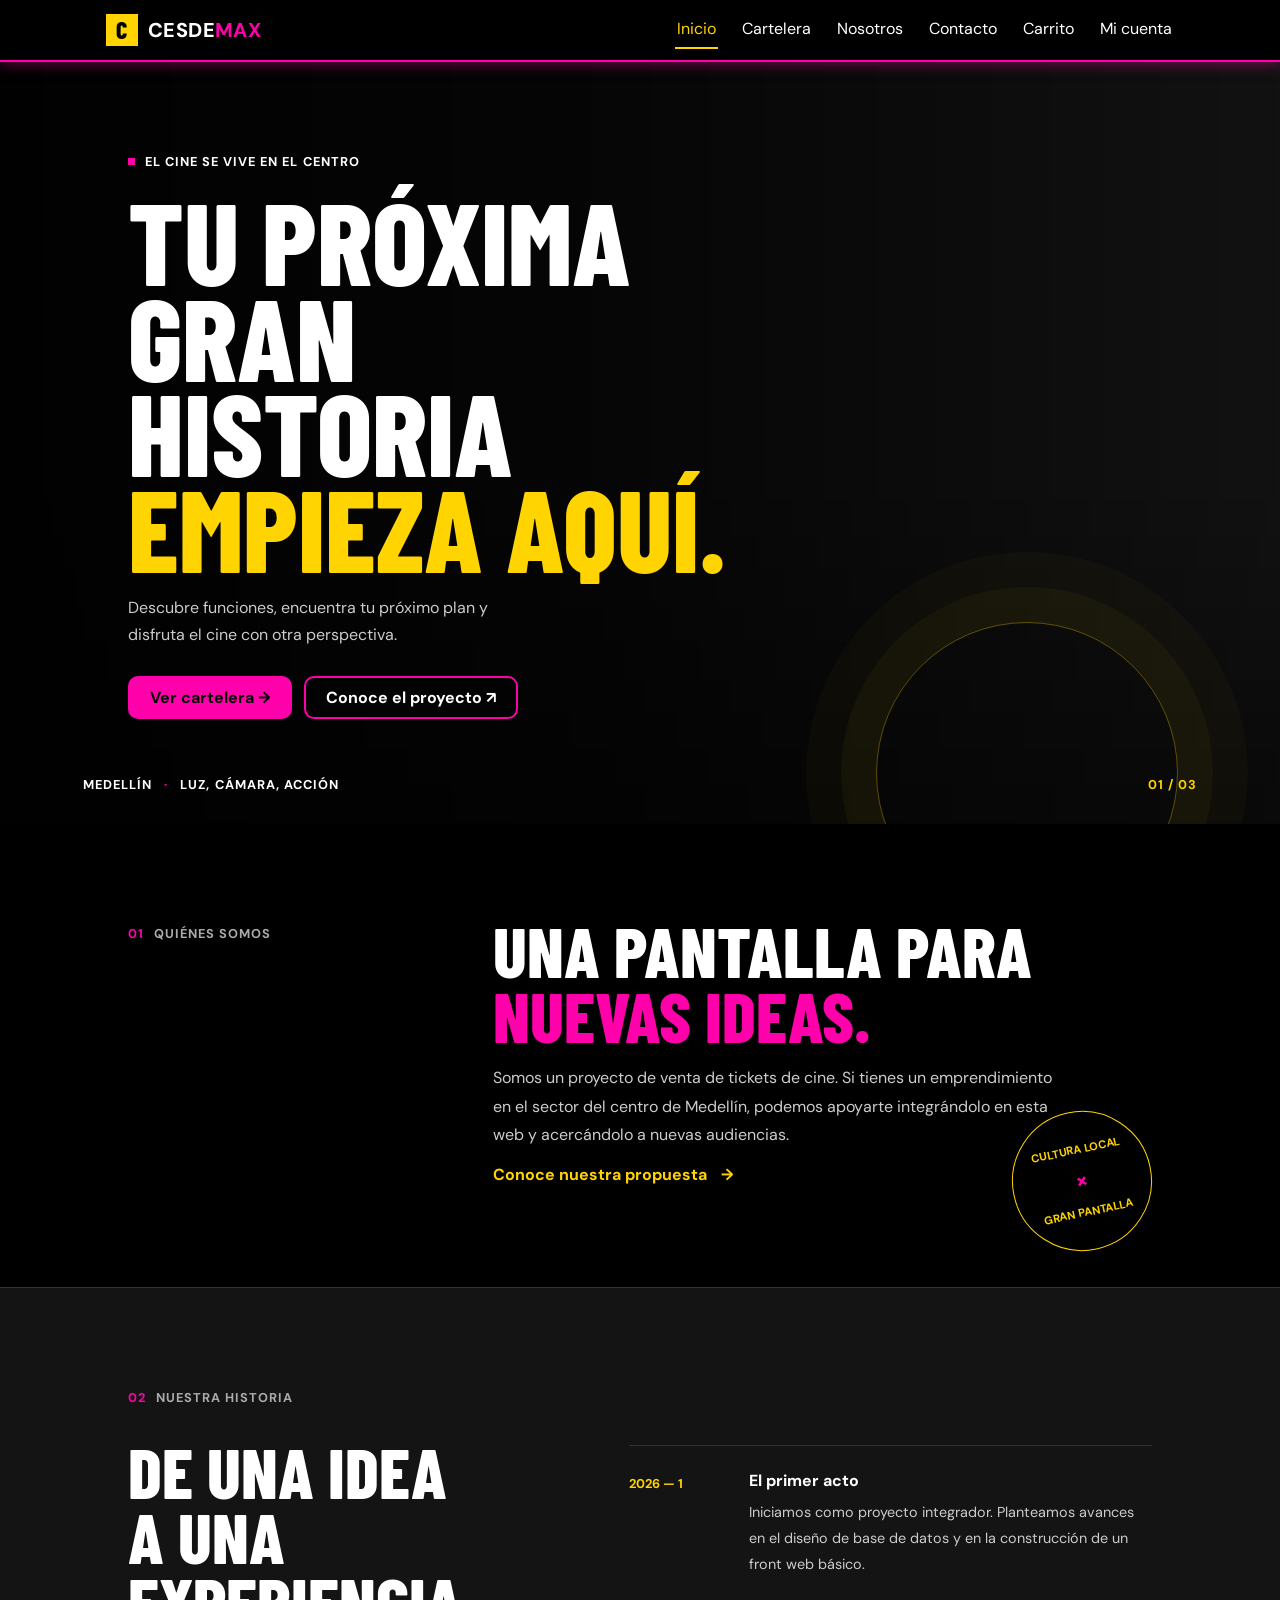
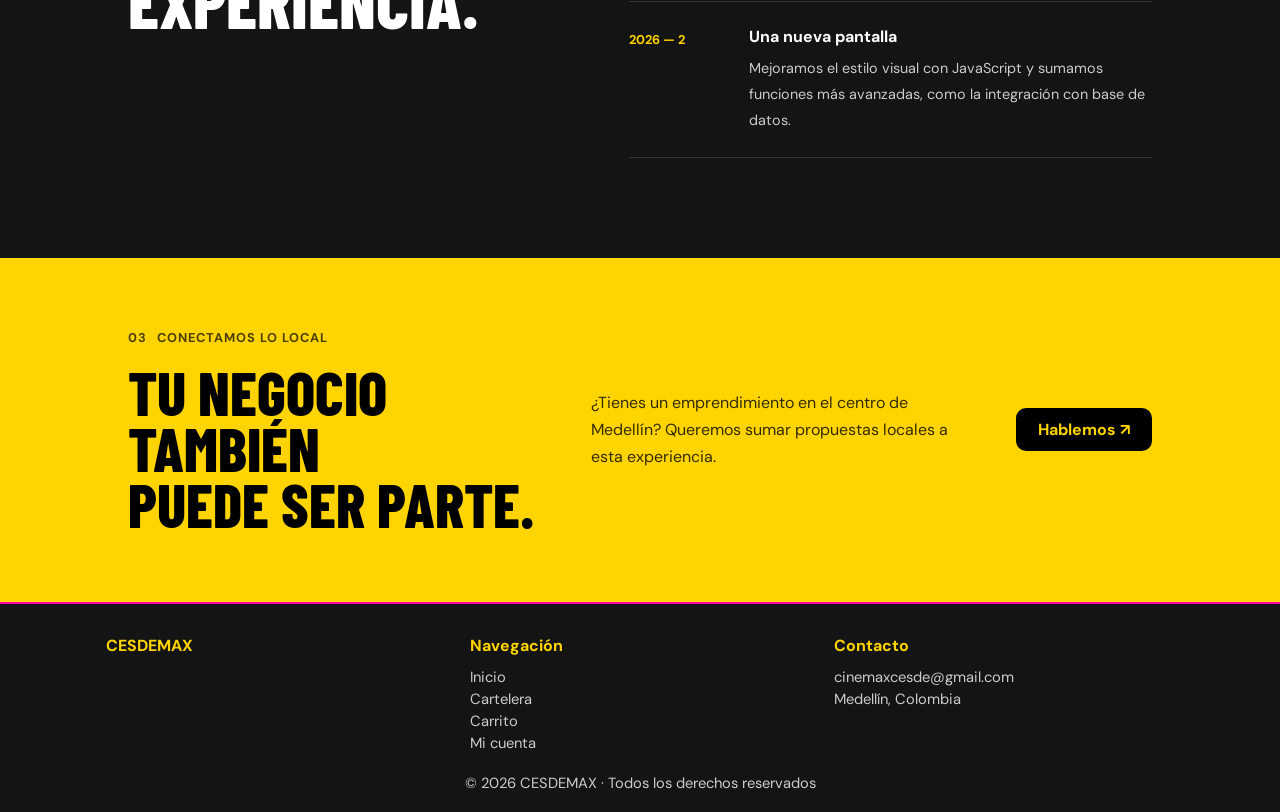
<file: Front/index.html>
<!DOCTYPE html>
<html lang="es">
<head>
  <meta charset="UTF-8">
  <meta name="viewport" content="width=device-width, initial-scale=1">
  <meta name="theme-color" content="#000000">
  <meta name="description" content="CESDEMAX conecta al público con experiencias de cine y emprendimientos del centro de Medellín.">
  <title>CESDEMAX | Cine en el centro</title>
  <link rel="preconnect" href="https://fonts.googleapis.com">
  <link rel="preconnect" href="https://fonts.gstatic.com" crossorigin>
  <link href="https://fonts.googleapis.com/css2?family=Barlow+Condensed:wght@600;700;800&family=DM+Sans:wght@400;500;600;700;800&display=swap" rel="stylesheet">
  <link rel="stylesheet" href="css/base.css">
  <link rel="stylesheet" href="css/inicio.css">
</head>
<body data-pagina="inicio">
  <a class="saltar" href="#contenido">Saltar al contenido</a>
  <header class="cabecera" id="cabecera"></header>

  <main id="contenido">
    <!-- ================= PORTADA ================= -->
    <section class="portada" id="inicio" aria-labelledby="tituloPortada">
      <div class="portada-contenido">
        <p class="sobretitulo"><span></span> EL CINE SE VIVE EN EL CENTRO</p>
        <h1 id="tituloPortada">Tu próxima<br>gran historia<br><em>empieza aquí.</em></h1>
        <p class="portada-texto">Descubre funciones, encuentra tu próximo plan y disfruta el cine con otra perspectiva.</p>
        <div class="portada-acciones">
          <a class="boton boton-primario" href="cartelera.html">Ver cartelera <span aria-hidden="true">→</span></a>
          <a class="boton boton-secundario" href="#nosotros">Conoce el proyecto <span aria-hidden="true">↗</span></a>
        </div>
      </div>
      <div class="portada-nota"><span>MEDELLÍN</span><span>·</span><span>LUZ, CÁMARA, ACCIÓN</span></div>
      <div class="portada-indice" aria-hidden="true">01 / 03</div>
    </section>

    <!-- ================= NOSOTROS ================= -->
    <section class="nosotros bloque" id="nosotros">
      <div class="etiqueta-seccion"><span>01</span> QUIÉNES SOMOS</div>
      <div class="nosotros-texto">
        <h2 class="titulo-display">Una pantalla para<br><span>nuevas ideas.</span></h2>
        <p>Somos un proyecto de venta de tickets de cine. Si tienes un emprendimiento en el sector del centro de Medellín, podemos apoyarte integrándolo en esta web y acercándolo a nuevas audiencias.</p>
        <a class="enlace-flecha" href="#aliados">Conoce nuestra propuesta <span aria-hidden="true">→</span></a>
      </div>
      <div class="sello" role="img" aria-label="Cultura local, gran pantalla"><span>CULTURA LOCAL</span><b>×</b><span>GRAN PANTALLA</span></div>
    </section>

    <!-- ================= HISTORIA ================= -->
    <section class="historia bloque" id="historia">
      <div class="etiqueta-seccion"><span>02</span> NUESTRA HISTORIA</div>
      <div class="historia-grid">
        <h2 class="titulo-display">De una idea<br>a una experiencia.</h2>
        <div class="linea-tiempo">
          <article class="hito">
            <span class="hito-fecha">2026 — 1</span>
            <div><h3>El primer acto</h3><p>Iniciamos como proyecto integrador. Planteamos avances en el diseño de base de datos y en la construcción de un front web básico.</p></div>
          </article>
          <article class="hito">
            <span class="hito-fecha">2026 — 2</span>
            <div><h3>Una nueva pantalla</h3><p>Mejoramos el estilo visual con JavaScript y sumamos funciones más avanzadas, como la integración con base de datos.</p></div>
          </article>
        </div>
      </div>
    </section>

    <!-- ================= ALIADOS ================= -->
    <section class="aliados" id="aliados">
      <div class="aliados-interior">
        <div>
          <div class="etiqueta-seccion"><span>03</span> CONECTAMOS LO LOCAL</div>
          <h2 class="titulo-display">Tu negocio también<br>puede ser parte.</h2>
        </div>
        <p>¿Tienes un emprendimiento en el centro de Medellín? Queremos sumar propuestas locales a esta experiencia.</p>
        <a class="boton boton-oscuro" href="mailto:cinemaxcesde@gmail.com">Hablemos <span aria-hidden="true">↗</span></a>
      </div>
    </section>
  </main>

  <footer class="pie" id="pie"></footer>

  <noscript><p class="pie-copy">Esta página necesita JavaScript para mostrar el menú.</p></noscript>
  <script src="js/util.js"></script>
  <script src="js/layout.js"></script>
</body>
</html>
</file>
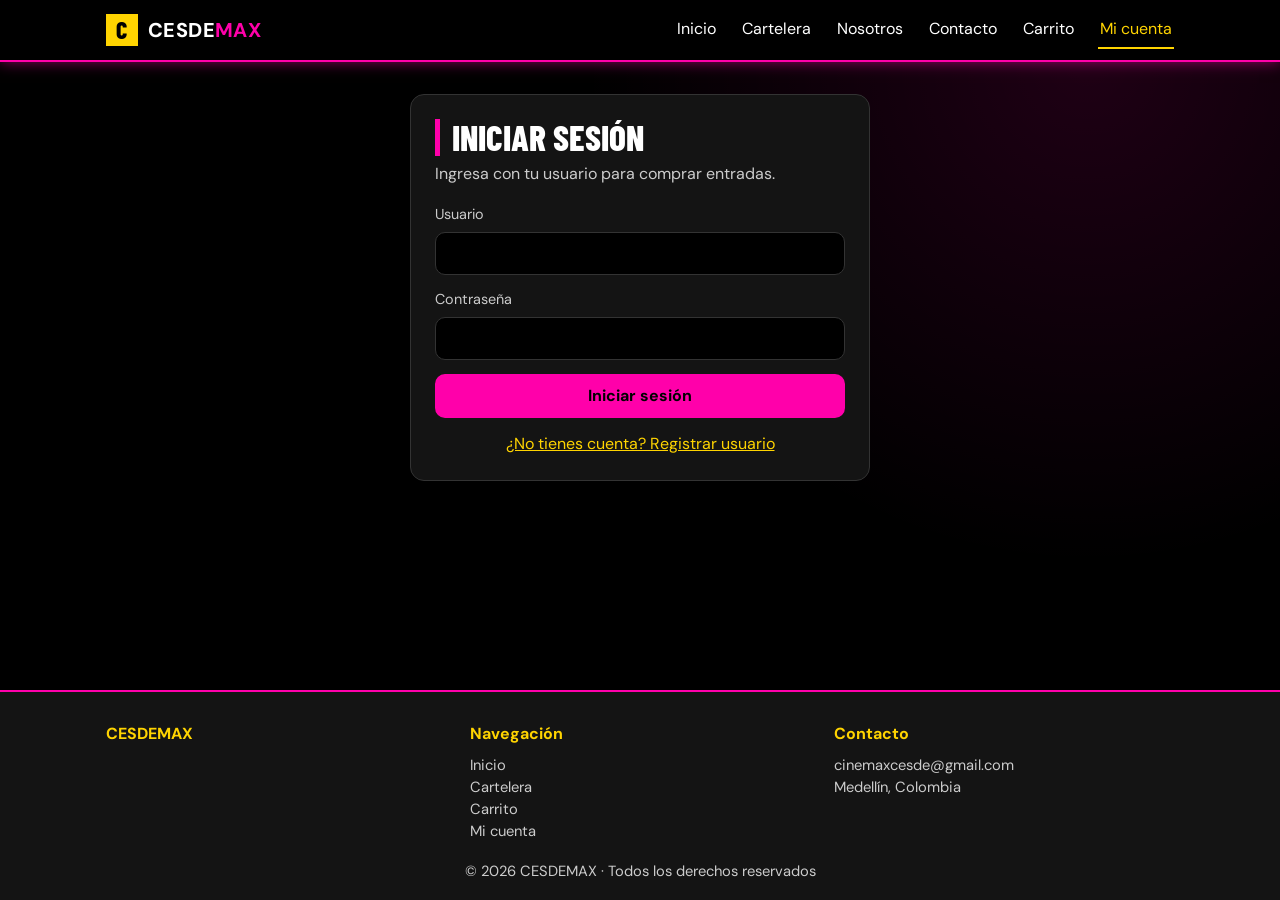
<file: Front/carrito.html>
<!DOCTYPE html>
<html lang="es">
<head>
  <meta charset="UTF-8">
  <meta name="viewport" content="width=device-width, initial-scale=1">
  <title>CESDEMAX · Carrito de compras</title>
  <link rel="preconnect" href="https://fonts.googleapis.com">
  <link rel="preconnect" href="https://fonts.gstatic.com" crossorigin>
  <link href="https://fonts.googleapis.com/css2?family=Barlow+Condensed:wght@600;700;800&family=DM+Sans:wght@400;500;600;700;800&display=swap" rel="stylesheet">
  <link rel="stylesheet" href="css/base.css">
  <link rel="stylesheet" href="css/carrito.css">
</head>
<body data-pagina="carrito">
  <a class="saltar" href="#contenido">Saltar al contenido</a>
  <header class="cabecera" id="cabecera"></header>

  <main id="contenido" class="pagina">
    <div class="contenedor">
      <a class="volver" href="cartelera.html">← Volver a la cartelera</a>

      <div class="cabecera-pagina">
        <span class="etiqueta etiqueta-fucsia">Tus entradas de cine</span>
        <h1 class="titulo">Tu carrito de compras</h1>
        <p>Revisa tus entradas, cambia la cantidad o elimínalas antes de confirmar tu compra.</p>
      </div>

      <ol class="pasos-compra" aria-label="Pasos de compra">
        <li>1 · Selección</li>
        <li id="pasoCarrito" aria-current="step">2 · Carrito</li>
        <li id="pasoOrden">3 · Orden</li>
      </ol>

      <div id="mensajeCarrito" class="mensaje" role="status" aria-live="polite"></div>

      <!-- ===== Carrito: productos, cantidades y total ===== -->
      <section id="carritoContenido" class="carrito-layout" hidden>
        <div class="carrito-columna">
        <div class="panel">
          <h2 class="subtitulo">Tus entradas</h2>
          <p class="nota panel-ayuda">Cambia la cantidad con − y +, o elimina un tipo de entrada antes de confirmar.</p>
          <div id="detalleEntradas"></div>
          <div class="carrito-acciones">
            <a class="boton boton-secundario boton-chico" href="cartelera.html">Seguir viendo cartelera</a>
            <button class="boton boton-tenue boton-chico" id="btnVaciar" type="button">Vaciar carrito</button>
          </div>
        </div>

        <!-- ===== Método de pago (pasarela simulada) ===== -->
        <form id="formPago" class="panel formulario">
          <h2 class="subtitulo">Método de pago</h2>
          <fieldset class="opciones-pago">
            <legend class="nota">Elige cómo quieres pagar</legend>
            <div id="metodosGuardados" class="opciones-pago"></div>
            <label class="opcion-pago"><input type="radio" name="metodo" value="tarjeta"> <span>Tarjeta de crédito o débito</span><small>Visa · Mastercard</small></label>
            <label class="opcion-pago"><input type="radio" name="metodo" value="pse"> <span>PSE</span><small>Débito a tu cuenta</small></label>
            <label class="opcion-pago"><input type="radio" name="metodo" value="billetera"> <span>Nequi o Daviplata</span><small>Desde tu celular</small></label>
            <label class="opcion-pago"><input type="radio" name="metodo" value="efectivo"> <span>Efectivo en taquilla</span><small>Pagas al llegar</small></label>
          </fieldset>

          <fieldset data-metodo="tarjeta" hidden disabled>
            <label>Número de la tarjeta<input id="tarjetaNumero" type="text" inputmode="numeric" autocomplete="cc-number" placeholder="4444 4444 4444 4444" pattern="[0-9 ]{15,19}" maxlength="19" required></label>
            <label>Nombre como aparece en la tarjeta<input id="tarjetaTitular" type="text" autocomplete="cc-name" minlength="3" required></label>
            <div class="campos-fila">
              <label>Vence (MM/AA)<input id="tarjetaVence" type="text" inputmode="numeric" autocomplete="cc-exp" placeholder="12/28" pattern="(0[1-9]|1[0-2])/[0-9]{2}" maxlength="5" required></label>
              <label>CVV<input id="tarjetaCvv" type="password" inputmode="numeric" autocomplete="cc-csc" pattern="[0-9]{3,4}" maxlength="4" required></label>
            </div>
            <label class="casilla"><input id="tarjetaGuardar" type="checkbox"> Guardar esta tarjeta para próximas compras</label>
            <p class="nota">Modo de prueba: <strong>4444 4444 4444 4444</strong> y <strong>4242 4242 4242 4242</strong> se aprueban; <strong>5555 5555 5555 5555</strong> se rechaza. Usa cualquier fecha futura y cualquier CVV de 3 dígitos.</p>
          </fieldset>

          <fieldset data-metodo="pse" hidden disabled>
            <label>Banco
              <select id="pseBanco" required>
                <option value="">Selecciona tu banco</option>
                <option>Bancolombia</option><option>Banco de Bogotá</option><option>Davivienda</option>
                <option>BBVA Colombia</option><option>Banco de Occidente</option><option>Banco Popular</option>
                <option>Scotiabank Colpatria</option><option>Banco Caja Social</option><option>Banco AV Villas</option>
              </select>
            </label>
            <label>Número de documento (C.C.)<input id="pseDocumento" type="text" inputmode="numeric" pattern="[0-9]{6,10}" maxlength="10" required></label>
            <p class="nota">Simulado: el banco aprueba el pago de inmediato.</p>
          </fieldset>

          <fieldset data-metodo="billetera" hidden disabled>
            <label>Aplicación
              <select id="billeteraApp"><option>Nequi</option><option>Daviplata</option></select>
            </label>
            <label>Número de celular<input id="billeteraCelular" type="tel" inputmode="numeric" placeholder="3001234567" pattern="3[0-9]{9}" maxlength="10" required></label>
            <label class="casilla"><input id="billeteraGuardar" type="checkbox"> Guardar este celular para próximas compras</label>
            <p class="nota">Simulado: el pago se aprueba de inmediato.</p>
          </fieldset>

          <fieldset data-metodo="efectivo" hidden disabled>
            <p class="nota">Reservamos tus asientos. Paga en la taquilla con tu número de orden al menos 30 minutos antes de la función.</p>
          </fieldset>
        </form>
        </div>
        <aside class="panel resumen-compra">
          <h2 class="subtitulo">Resumen de compra</h2>
          <div class="linea-resumen"><span>Entradas</span><strong id="cantidadEntradas">0</strong></div>
          <div class="linea-resumen"><span>Subtotal</span><strong id="subtotalCarrito">$0</strong></div>
          <div class="linea-resumen" id="descuentoCarritoFila" hidden><span>Descuento (10 %)</span><strong>−<span id="descuentoCarrito"></span></strong></div>
          <div class="linea-resumen linea-total"><span>Total</span><strong id="totalCarrito">$0</strong></div>
          <p class="nota">Esta versión académica simula la compra. No se realiza ningún cobro real.</p>
          <button class="boton boton-primario boton-bloque" id="btnConfirmar" type="submit" form="formPago" disabled>Confirmar compra</button>
        </aside>
      </section>

      <section id="carritoVacio" class="panel panel-centrado" hidden>
        <div class="icono-vacio" aria-hidden="true">▱</div>
        <h2>Tu carrito está vacío</h2>
        <p>Primero elige una película, un horario y al menos un asiento en la cartelera.</p>
        <a class="boton boton-primario" href="cartelera.html">Ir a la cartelera</a>
      </section>

      <!-- ===== Orden generada ===== -->
      <section id="compraConfirmada" class="panel panel-centrado" hidden>
        <div class="icono-confirmado" aria-hidden="true">✓</div>
        <h2 id="tituloConfirmacion">¡Compra confirmada!</h2>
        <p id="textoConfirmacion"></p>
        <ul id="resumenOrden" class="lista-orden"></ul>
        <p id="descuentoOrden" hidden></p>
        <p id="totalOrden"></p>
        <p id="fechaConfirmacion" class="nota"></p>
        <a class="boton boton-primario" href="cartelera.html">Volver a la cartelera</a>
        <a class="boton boton-secundario" href="login.html">Ver mis órdenes</a>
      </section>
    </div>
  </main>

  <footer class="pie" id="pie"></footer>

  <script src="js/util.js"></script>
  <script src="js/data.js"></script>
  <script src="js/layout.js"></script>
  <script src="js/carrito.js"></script>
</body>
</html>
</file>
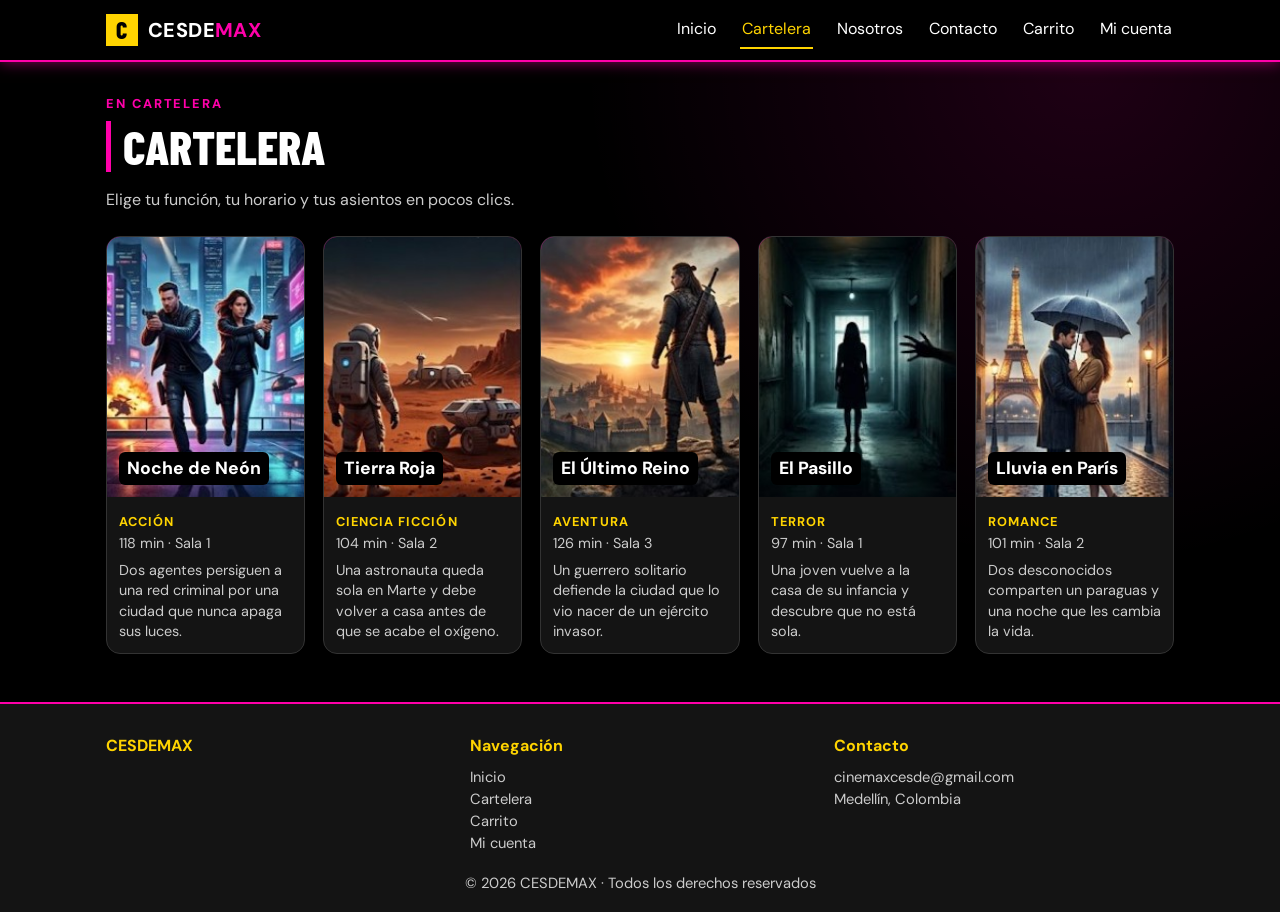
<file: Front/cartelera.html>
<!DOCTYPE html>
<html lang="es">
<head>
  <meta charset="UTF-8">
  <meta name="viewport" content="width=device-width, initial-scale=1">
  <title>CESDEMAX · Cartelera</title>
  <link rel="preconnect" href="https://fonts.googleapis.com">
  <link rel="preconnect" href="https://fonts.gstatic.com" crossorigin>
  <link href="https://fonts.googleapis.com/css2?family=Barlow+Condensed:wght@600;700;800&family=DM+Sans:wght@400;500;600;700;800&display=swap" rel="stylesheet">
  <link rel="stylesheet" href="css/base.css">
  <link rel="stylesheet" href="css/cartelera.css">
</head>
<body data-pagina="cartelera">
  <a class="saltar" href="#contenido">Saltar al contenido</a>
  <header class="cabecera" id="cabecera"></header>

  <main id="contenido">
    <!-- ================= CATÁLOGO ================= -->
    <section id="catalogo" class="pagina">
      <div class="contenedor">
        <div class="cabecera-pagina">
          <span class="etiqueta etiqueta-fucsia">En cartelera</span>
          <h1 class="titulo">Cartelera</h1>
          <p>Elige tu función, tu horario y tus asientos en pocos clics.</p>
        </div>
        <div class="grid-peliculas" id="listaPeliculas"></div>
      </div>
    </section>

    <!-- ================= DETALLE: horarios + asientos ================= -->
    <section id="detalle" class="seccion detalle" hidden>
      <div class="contenedor">
        <div class="detalle-cabecera">
          <div>
            <h2 id="detTitulo" class="titulo"></h2>
            <p id="detInfo" class="detalle-info"></p>
          </div>
          <button class="boton boton-tenue" id="btnCerrar" type="button">Cerrar ✕</button>
        </div>

        <h3 class="subtitulo">1. Elige un horario</h3>
        <div class="horarios" id="listaHorarios"></div>

        <div id="zonaAsientos" hidden>
          <h3 class="subtitulo">2. Elige tus asientos</h3>

          <div class="leyenda">
            <span><i class="muestra vip"></i> VIP <b id="precioVip"></b></span>
            <span><i class="muestra general"></i> General <b id="precioGeneral"></b></span>
            <span><i class="muestra seleccionado"></i> Seleccionado</span>
            <span><i class="muestra ocupado"></i> Ocupado</span>
          </div>

          <div class="pantalla">PANTALLA</div>
          <div class="mapa" id="mapaAsientos"></div>

          <div class="resumen-seleccion">
            <div>
              <p>Asientos: <b id="resAsientos" class="resalte">—</b></p>
              <p id="resDescuentoFila" hidden>Descuento (10 %): −<b id="resDescuento"></b></p>
              <p>Total: <b id="resTotal" class="resalte">$0</b></p>
              <p class="aviso" id="aviso" role="status"></p>
            </div>
            <button class="boton boton-primario" id="btnContinuar" type="button" disabled>Continuar al carrito</button>
          </div>
        </div>
      </div>
    </section>
  </main>

  <footer class="pie" id="pie"></footer>

  <noscript><p class="pie-copy">Esta página necesita JavaScript para funcionar.</p></noscript>
  <script src="js/util.js"></script>
  <script src="js/data.js"></script>
  <script src="js/layout.js"></script>
  <script src="js/cartelera.js"></script>
</body>
</html>
</file>
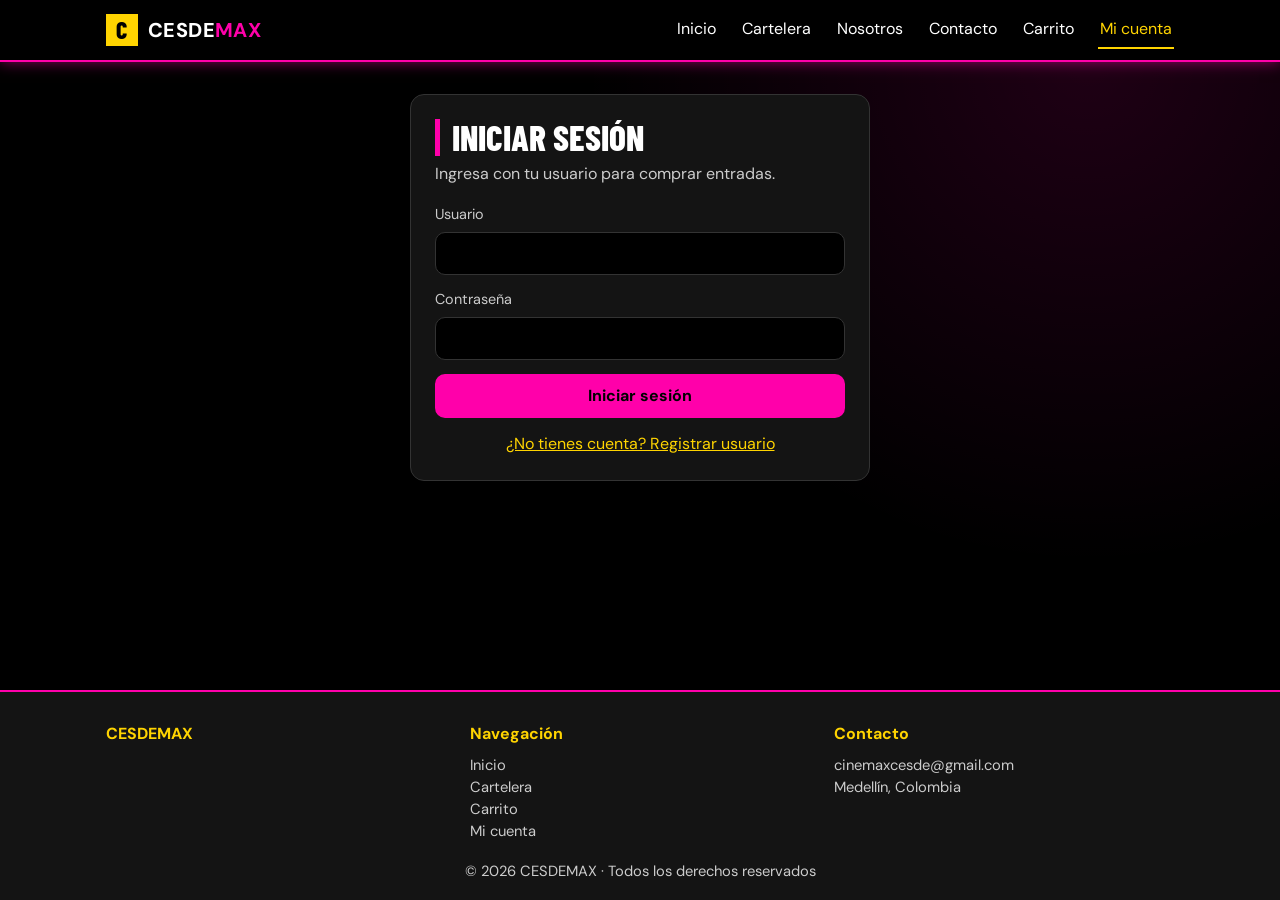
<file: Front/login.html>
<!DOCTYPE html>
<html lang="es">
<head>
  <meta charset="UTF-8">
  <meta name="viewport" content="width=device-width, initial-scale=1">
  <title>CESDEMAX · Mi cuenta</title>
  <link rel="preconnect" href="https://fonts.googleapis.com">
  <link rel="preconnect" href="https://fonts.gstatic.com" crossorigin>
  <link href="https://fonts.googleapis.com/css2?family=Barlow+Condensed:wght@600;700;800&family=DM+Sans:wght@400;500;600;700;800&display=swap" rel="stylesheet">
  <link rel="stylesheet" href="css/base.css">
  <link rel="stylesheet" href="css/login.css">
</head>
<body data-pagina="cuenta">
  <a class="saltar" href="#contenido">Saltar al contenido</a>
  <header class="cabecera" id="cabecera"></header>

  <main id="contenido" class="pagina">
    <div class="contenedor">
      <div class="panel panel-angosto">
        <div id="mensajeCuenta" class="mensaje" role="status" aria-live="polite"></div>

        <!-- ===== Iniciar sesión ===== -->
        <section id="seccionLogin" hidden>
          <h1 class="titulo">Iniciar sesión</h1>
          <p>Ingresa con tu usuario para comprar entradas.</p>
          <form id="formLogin" class="formulario">
            <label>Usuario<input id="loginUsuario" type="text" autocomplete="username" required></label>
            <label>Contraseña<input id="loginContrasena" type="password" autocomplete="current-password" required></label>
            <button class="boton boton-primario boton-bloque" id="btnIniciar" type="submit">Iniciar sesión</button>
          </form>
          <button class="enlace" id="btnIrRegistro" type="button">¿No tienes cuenta? Registrar usuario</button>
        </section>

        <!-- ===== Registro de usuario ===== -->
        <section id="seccionRegistro" hidden>
          <h1 class="titulo">Registrar usuario</h1>
          <p>Crea tu cuenta con tus datos personales.</p>
          <form id="formRegistro" class="formulario">
            <label>Nombre completo<input id="regNombre" type="text" autocomplete="name" required minlength="2"></label>
            <label>Correo electrónico<input id="regCorreo" type="email" autocomplete="email" required></label>
            <label>Usuario<input id="regUsuario" type="text" autocomplete="username" required minlength="3"></label>
            <label>Contraseña<input id="regContrasena" type="password" autocomplete="new-password" required minlength="6"></label>
            <button class="boton boton-primario boton-bloque" type="submit">Crear cuenta</button>
          </form>
          <button class="enlace" id="btnIrLogin" type="button">Ya tengo cuenta. Iniciar sesión</button>
        </section>

        <!-- ===== Datos del cliente y sus órdenes (con sesión iniciada) ===== -->
        <section id="seccionDatos" hidden>
          <h1 class="titulo" id="saludo"></h1>
          <p>Usuario: <strong id="datosUsuario"></strong>. Aquí puedes actualizar tu información personal.</p>
          <form id="formDatos" class="formulario">
            <label>Nombre completo<input id="datosNombre" type="text" required minlength="2"></label>
            <label>Correo electrónico<input id="datosCorreo" type="email" required></label>
            <button class="boton boton-primario boton-bloque" type="submit">Guardar cambios</button>
          </form>

          <h2 class="subtitulo">Mis métodos de pago</h2>
          <p class="nota" id="sinMetodos">No tienes métodos de pago guardados. Puedes guardarlos al pagar en el carrito.</p>
          <ul class="lista-ordenes lista-metodos" id="listaMetodos"></ul>

          <h2 class="subtitulo">Mis órdenes</h2>
          <p class="nota" id="sinOrdenes">Aún no tienes compras.</p>
          <ul class="lista-ordenes" id="listaOrdenes"></ul>

          <div class="cuenta-acciones">
            <a class="boton boton-secundario" href="cartelera.html">Ir a la cartelera</a>
            <button class="boton boton-secundario" id="btnCerrarSesion" type="button">Cerrar sesión</button>
          </div>
        </section>
      </div>
    </div>
  </main>

  <footer class="pie" id="pie"></footer>

  <script src="js/util.js"></script>
  <script src="js/data.js"></script>
  <script src="js/layout.js"></script>
  <script src="js/login.js"></script>
</body>
</html>
</file>
<file: Front/css/base.css>
/* ==========================================================
   base.css — Sistema de diseño CESDEMAX
   Se carga en TODAS las páginas. Aquí vive todo lo compartido:
   variables, tipografía, cabecera, pie, botones, paneles,
   mensajes y formularios. Los CSS de cada página (cartelera,
   carrito, login) solo contienen lo que es exclusivo de ella.

   Convenciones:
   - Nombres de clase en español, kebab-case: componente-parte.
   - Prohibido escribir colores, radios o tamaños "a mano":
     se usan las variables de :root.
   ========================================================== */

:root {
  /* ----- Paleta (negro, fucsia, amarillo, blanco) ----- */
  --negro: #000;
  --gris: #141414;
  --gris-2: #232323;
  --gris-3: #333;
  --fucsia: #ff00aa;
  --amarillo: #ffd400;
  --blanco: #fff;

  /* ----- Derivados de la paleta ----- */
  --texto: var(--blanco);
  --texto-2: #ccc;            /* texto secundario */
  --texto-3: #aaa;            /* notas y textos de apoyo */
  --borde: var(--gris-3);
  --fucsia-fondo: rgba(255, 0, 170, .12);
  --fucsia-fuerte: rgba(255, 0, 170, .25);
  --fucsia-medio: rgba(255, 0, 170, .5);
  --amarillo-fondo: rgba(255, 212, 0, .1);
  --brillo-fucsia: 0 0 14px rgba(255, 0, 170, .55);

  /* ----- Tipografía ----- */
  --fuente: "DM Sans", "Segoe UI", system-ui, Arial, sans-serif;
  --fuente-titulo: "Barlow Condensed", "Arial Narrow", "Segoe UI", sans-serif;   /* títulos: condensada y en mayúsculas */
  --t-xs: .8rem;
  --t-sm: .9rem;
  --t-md: 1rem;
  --t-lg: 1.25rem;
  --t-xl: 2.2rem;
  --t-hero: clamp(1.9rem, 6vw, 3.2rem);

  /* ----- Espaciado ----- */
  --e1: 4px;
  --e2: 8px;
  --e3: 12px;
  --e4: 16px;
  --e5: 24px;
  --e6: 32px;
  --e7: 48px;

  /* ----- Radios de borde ----- */
  --r-sm: 6px;
  --r-md: 10px;
  --r-lg: 14px;
  --r-pill: 999px;
}

/* ===== Reinicio ===== */
* { box-sizing: border-box; margin: 0; padding: 0; }
html { scroll-behavior: smooth; }
body {
  min-height: 100vh; display: flex; flex-direction: column;
  background: var(--negro); color: var(--texto);
  font-family: var(--fuente); font-size: var(--t-md); line-height: 1.5;
}
main { flex: 1; }
a { color: inherit; text-decoration: none; }
img { display: block; max-width: 100%; }
button, input, select { font: inherit; color: inherit; }
[hidden] { display: none !important; }
:where(a, button, input):focus-visible { outline: 2px solid var(--amarillo); outline-offset: 3px; }
@media (prefers-reduced-motion: reduce) {
  html { scroll-behavior: auto; }
  *, *::before, *::after { transition: none !important; animation: none !important; }
}

/* ===== Utilidades ===== */
.contenedor { width: 100%; max-width: 1100px; margin: 0 auto; padding: 0 var(--e4); }
.resalte { color: var(--amarillo); }
.nota { color: var(--texto-3); font-size: var(--t-sm); line-height: 1.6; }
.saltar {
  position: absolute; left: var(--e4); top: -100px; z-index: 20;
  background: var(--amarillo); color: var(--negro); font-weight: 700;
  padding: var(--e2) var(--e4); border-radius: var(--r-sm);
}
.saltar:focus { top: var(--e2); }

/* ===== Cabecera y menú ===== */
.cabecera {
  position: sticky; top: 0; z-index: 10; min-height: 62px;
  background: var(--negro); border-bottom: 2px solid var(--fucsia); box-shadow: var(--brillo-fucsia);
}
.barra { display: flex; align-items: center; justify-content: space-between; min-height: 60px; }
.marca { display: inline-flex; align-items: center; gap: 10px; font-size: 1.25rem; font-weight: 800; letter-spacing: .02em; }
.marca-texto b { color: var(--fucsia); }
.marca-sello {
  display: grid; place-items: center; width: 32px; aspect-ratio: 1;
  background: var(--amarillo); color: var(--negro);
  font-family: var(--fuente-titulo); font-size: 1.5rem; font-weight: 800; line-height: 1;
}
.menu { display: flex; gap: 22px; }
.menu a { padding: 6px 2px; border-bottom: 2px solid transparent; }
.menu a:hover, .menu a[aria-current="page"] { color: var(--amarillo); border-color: var(--amarillo); }
.boton-menu {
  display: none; background: none; border: 1px solid var(--fucsia);
  border-radius: var(--r-sm); font-size: 1.4rem; padding: 2px 10px; cursor: pointer;
}

/* ===== Botones =====
   .boton + una variante: primario | secundario | tenue
   Modificadores: boton-chico, boton-icono, boton-bloque */
.boton {
  display: inline-block; border: 2px solid var(--fucsia); border-radius: var(--r-md);
  background: transparent; color: var(--texto);
  padding: 10px 20px; font-weight: 700; line-height: 1.2; text-align: center; cursor: pointer;
  transition: transform .15s, box-shadow .15s, background .15s;
}
.boton:hover:not(:disabled) { transform: translateY(-2px); box-shadow: var(--brillo-fucsia); }
.boton:disabled { opacity: .4; cursor: not-allowed; }
.boton-primario { background: var(--fucsia); color: var(--negro); }   /* negro sobre fucsia: contraste 5.8:1 */
.boton-tenue { border-color: var(--borde); color: var(--texto-2); font-weight: 600; }
.boton-tenue:hover:not(:disabled) { border-color: var(--fucsia); color: var(--texto); background: var(--fucsia-fondo); box-shadow: none; transform: none; }
.boton-chico { padding: var(--e2) var(--e3); font-size: var(--t-sm); }
.boton-icono { width: 32px; height: 32px; padding: 0; border-radius: var(--r-sm); }
.boton-bloque { display: block; width: 100%; }
.enlace { background: none; border: 0; color: var(--amarillo); text-decoration: underline; cursor: pointer; }

/* ===== Títulos ===== */
.titulo, .titulo-display { font-family: var(--fuente-titulo); font-weight: 800; text-transform: uppercase; }
.titulo { font-size: var(--t-xl); line-height: 1.05; margin-bottom: var(--e4); border-left: 5px solid var(--fucsia); padding-left: var(--e3); }
/* Título grande sin barra, para pantallas de presentación (index) */
.titulo-display { font-size: clamp(2.9rem, 6vw, 4.4rem); line-height: .92; }
.subtitulo { margin: var(--e5) 0 var(--e3); font-size: var(--t-lg); color: var(--amarillo); }
.etiqueta { color: var(--amarillo); font-size: var(--t-xs); font-weight: 700; letter-spacing: .08em; text-transform: uppercase; }
.etiqueta-fucsia { color: var(--fucsia); }

/* ===== Páginas internas (carrito, cuenta) ===== */
.seccion { padding: var(--e6) 0; }
.pagina { padding: var(--e6) 0 var(--e7); background: radial-gradient(circle at 85% 0%, var(--fucsia-fondo), transparent 40%); }
.cabecera-pagina { margin-bottom: var(--e5); }
.cabecera-pagina .etiqueta { display: block; margin-bottom: var(--e2); letter-spacing: .15em; font-weight: 800; }
.cabecera-pagina .titulo { font-size: clamp(2.2rem, 5vw, 3rem); }
.cabecera-pagina p { color: var(--texto-2); max-width: 680px; }
.volver { display: inline-block; margin-bottom: var(--e5); color: var(--texto-3); font-size: var(--t-sm); }
.volver:hover { color: var(--amarillo); }

/* ===== Panel (tarjeta contenedora) ===== */
.panel { background: var(--gris); border: 1px solid var(--borde); border-radius: var(--r-lg); padding: var(--e5); }
.panel .subtitulo { margin-top: 0; }
.panel-angosto { max-width: 460px; margin: 0 auto; }
.panel-centrado { max-width: 680px; margin: var(--e6) auto; padding: 40px var(--e5); text-align: center; }
.panel-centrado h2 { margin: var(--e3) 0; }
.panel-centrado p { color: var(--texto-2); line-height: 1.7; overflow-wrap: anywhere; margin-bottom: var(--e4); }

/* ===== Mensajes de estado ===== */
.mensaje { margin-bottom: var(--e4); padding: var(--e3) var(--e4); border-left: 3px solid var(--amarillo); background: var(--amarillo-fondo); color: var(--amarillo); }
.mensaje:empty { display: none; }

/* ===== Formularios ===== */
.formulario label { display: block; margin-bottom: 14px; color: var(--texto-2); font-size: var(--t-sm); }
/* Casillas de texto y listas (los radio y checkbox conservan su tamaño) */
.formulario input:not([type="radio"], [type="checkbox"]), .formulario select {
  display: block; width: 100%; margin-top: 6px; padding: 10px var(--e3);
  border: 1px solid var(--borde); border-radius: var(--r-md); background: var(--negro);
}
.formulario input:focus, .formulario select:focus { outline: none; border-color: var(--fucsia); }
.formulario input:focus-visible, .formulario select:focus-visible { outline: 2px solid var(--amarillo); outline-offset: 2px; }
.formulario input[type="radio"], .formulario input[type="checkbox"] { accent-color: var(--fucsia); }
.formulario fieldset { border: 0; min-width: 0; }
.formulario .boton { margin-top: 6px; }

/* ===== Pie de página ===== */
.pie { background: var(--gris); border-top: 2px solid var(--fucsia); padding-top: 30px; }
.pie-grid { display: grid; grid-template-columns: repeat(auto-fit, minmax(200px, 1fr)); gap: var(--e5); }
.pie h4 { margin-bottom: var(--e2); color: var(--amarillo); }
.pie p { color: var(--texto-2); font-size: .92rem; }
.pie a:hover { color: var(--fucsia); }
.pie-copy { text-align: center; padding: 18px var(--e4); font-size: var(--t-xs); color: var(--texto-3); }

/* ===== Móvil ===== */
@media (max-width: 640px) {
  .boton-menu { display: block; }
  .menu {
    display: none; position: absolute; top: 100%; left: 0; right: 0;
    flex-direction: column; gap: 0; background: var(--negro); border-bottom: 2px solid var(--fucsia);
  }
  .menu.abierto { display: flex; }
  .menu a { padding: var(--e4); border-bottom: 1px solid var(--gris-2); }
}
</file>
<file: Front/css/inicio.css>
/* inicio.css — solo para index.html (pantalla principal).
   Variables y componentes comunes (botones, títulos, cabecera, pie): base.css */

/* ===== Portada ===== */
.portada {
  position: relative; display: flex; align-items: center; overflow: hidden;
  min-height: 640px; padding: 90px 10% 105px;
  background-color: var(--gris);   /* respaldo si la foto no carga */
  background-image:
    linear-gradient(90deg, color-mix(in srgb, var(--negro) 93%, transparent) 2%, color-mix(in srgb, var(--negro) 72%, transparent) 47%, color-mix(in srgb, var(--negro) 12%, transparent) 100%),
    linear-gradient(0deg, color-mix(in srgb, var(--negro) 48%, transparent), transparent 45%),
    url("https://images.unsplash.com/photo-1489599849927-2ee91cede3ba?auto=format&fit=crop&w=2000&q=90");
  background-position: center, center, center 47%;
  background-size: cover;
}
.portada::after {
  content: ""; position: absolute; right: 8%; bottom: -100px; width: 300px; height: 300px;
  border: 1px solid color-mix(in srgb, var(--amarillo) 35%, transparent); border-radius: 50%;
  box-shadow: 0 0 0 35px color-mix(in srgb, var(--amarillo) 4%, transparent), 0 0 0 70px color-mix(in srgb, var(--amarillo) 2.5%, transparent);
}
.portada-contenido { position: relative; z-index: 1; max-width: 600px; animation: subir .8s .1s both; }
.sobretitulo { display: flex; align-items: center; gap: 10px; font-size: var(--t-xs); font-weight: 700; letter-spacing: .08em; }
.sobretitulo span { width: 7px; aspect-ratio: 1; background: var(--fucsia); }
.portada h1 {
  margin: 22px 0 18px; font-family: var(--fuente-titulo); font-weight: 800; text-transform: uppercase;
  font-size: clamp(4.2rem, 9vw, 7.2rem); line-height: .83;
}
.portada h1 em { color: var(--amarillo); font-style: normal; }
.portada-texto { max-width: 400px; margin-bottom: 28px; color: var(--texto-2); line-height: 1.7; }
.portada-acciones { display: flex; flex-wrap: wrap; gap: var(--e3); }
.portada-nota, .portada-indice { position: absolute; bottom: 30px; z-index: 1; font-size: var(--t-xs); font-weight: 700; letter-spacing: .08em; }
.portada-nota { left: 6.5%; display: flex; gap: var(--e3); }
.portada-nota span:nth-child(2) { color: var(--fucsia); }
.portada-indice { right: 6.5%; color: var(--amarillo); }

/* ===== Bloques de contenido ===== */
.bloque { padding: 100px 10%; }
.etiqueta-seccion { display: flex; align-items: center; gap: 10px; font-size: var(--t-xs); font-weight: 700; letter-spacing: .08em; color: var(--texto-3); }
.etiqueta-seccion span { color: var(--fucsia); }
.bloque .titulo-display, .aliados .titulo-display { margin: -6px 0 var(--e4); }
.bloque p { max-width: 560px; color: var(--texto-2); line-height: 1.8; }

/* Nosotros */
.nosotros { position: relative; display: grid; grid-template-columns: 1fr 2fr; gap: 36px; align-items: start; min-height: 370px; border-bottom: 1px solid var(--borde); }
.nosotros-texto { max-width: 670px; }
.nosotros .titulo-display span { color: var(--fucsia); }
.enlace-flecha { display: inline-flex; gap: 14px; margin-top: 13px; color: var(--amarillo); font-weight: 700; }
.enlace-flecha:hover { text-decoration: underline; }
.sello {
  position: absolute; right: 10%; bottom: 36px; width: 140px; height: 140px;
  display: flex; flex-direction: column; align-items: center; justify-content: center; gap: 6px;
  border: 1px solid var(--amarillo); border-radius: 50%; color: var(--amarillo);
  font-size: .7rem; font-weight: 700; transform: rotate(-12deg);
}
.sello b { color: var(--fucsia); font-size: 1.4rem; }

/* Historia */
.historia { background: var(--gris); }
.historia-grid { display: grid; grid-template-columns: 1fr 1.25fr; gap: 8%; margin-top: 38px; }
.linea-tiempo { border-top: 1px solid var(--borde); }
.hito { display: grid; grid-template-columns: 100px 1fr; gap: 20px; padding: 23px 0; border-bottom: 1px solid var(--borde); }
.hito-fecha { padding-top: 5px; color: var(--amarillo); font-size: var(--t-xs); font-weight: 700; }
.hito h3 { margin-bottom: 7px; font-size: var(--t-md); }
.hito p { margin: 0; font-size: var(--t-sm); }

/* Aliados: banda amarilla */
.aliados { padding: 70px 10%; background: var(--amarillo); color: var(--negro); }
.aliados-interior { display: grid; grid-template-columns: 1.1fr 1fr auto; gap: 38px; align-items: center; max-width: 1200px; margin: auto; }
.aliados .etiqueta-seccion, .aliados .etiqueta-seccion span { color: color-mix(in srgb, var(--negro) 70%, transparent); }
.aliados .titulo-display { margin: 17px 0 0; font-size: clamp(2.6rem, 5vw, 3.8rem); }
.aliados-interior > p { max-width: 560px; color: color-mix(in srgb, var(--negro) 80%, transparent); line-height: 1.7; }
.boton-oscuro { background: var(--negro); border-color: var(--negro); color: var(--amarillo); }

@keyframes subir { from { opacity: 0; transform: translateY(18px); } to { opacity: 1; transform: translateY(0); } }

@media (max-width: 760px) {
  .portada { min-height: 620px; padding: 80px 7% 90px; background-position: center, center, 57% center; }
  .portada h1 { font-size: clamp(4.1rem, 16vw, 6.2rem); }
  .bloque { padding: 75px 7%; }
  .nosotros { grid-template-columns: 1fr; gap: 27px; }
  .nosotros-texto { padding-bottom: 80px; }
  .sello { right: 7%; bottom: 26px; width: 110px; height: 110px; font-size: .62rem; }
  .historia-grid { grid-template-columns: 1fr; gap: 26px; }
  .aliados { padding: 58px 7%; }
  .aliados-interior { grid-template-columns: 1fr; gap: 18px; }
  .aliados .boton { justify-self: start; }
}
@media (max-width: 390px) {
  .hito { grid-template-columns: 78px 1fr; gap: var(--e3); }
}
</file>
<file: Front/css/carrito.css>
/* carrito.css — solo para carrito.html. Variables y componentes comunes: base.css */

.pasos-compra { display: flex; flex-wrap: wrap; gap: 10px; list-style: none; margin-bottom: var(--e5); }
.pasos-compra li { padding: var(--e2) var(--e4); border: 1px solid var(--gris-2); border-radius: var(--r-pill); font-size: .85rem; color: var(--texto-3); }
.pasos-compra [aria-current="step"] { border-color: var(--fucsia); color: var(--texto); background: var(--fucsia-fondo); }

.carrito-layout { display: flex; gap: var(--e5); align-items: flex-start; }
.carrito-columna { flex: 1; min-width: 0; display: flex; flex-direction: column; gap: var(--e5); }
.resumen-compra { flex: 0 0 320px !important; border-top: 3px solid var(--fucsia); }
.panel-ayuda { margin-bottom: 18px; }

/* Cada línea del carrito: un tipo de entrada */
.entrada { display: flex; align-items: center; gap: var(--e4); padding: 22px 0; border-bottom: 1px dashed var(--borde); }
.entrada:last-child { border-bottom: 0; }
.entrada-insignia {
  flex-shrink: 0; width: 54px; height: 62px; display: flex; align-items: center; justify-content: center;
  border: 1px solid var(--fucsia); border-radius: var(--r-md); background: var(--fucsia-fondo);
  color: var(--amarillo); font-size: var(--t-lg); font-weight: 800;
}
.entrada-datos { flex: 1; min-width: 0; overflow-wrap: anywhere; }
.entrada-datos h3 { font-size: 1.1rem; margin: var(--e1) 0; }
.entrada-datos p { color: var(--texto-2); font-size: var(--t-sm); margin-top: 3px; }
.entrada-precio { text-align: right; }
.entrada-precio strong { display: block; color: var(--amarillo); margin-bottom: var(--e2); white-space: nowrap; }
.cantidad { display: flex; align-items: center; gap: 10px; margin-top: 10px; }

.carrito-acciones { display: flex; flex-wrap: wrap; gap: var(--e3); padding-top: 22px; border-top: 1px solid var(--gris-2); }

/* Resumen de compra */
.linea-resumen { display: flex; justify-content: space-between; gap: var(--e4); padding: var(--e4) 0; border-bottom: 1px solid var(--gris-2); color: var(--texto-2); }
.linea-resumen strong { color: var(--texto); }
.linea-total { border-bottom: 0; align-items: center; font-size: 1.1rem; }
.linea-total strong { color: var(--amarillo); font-size: 1.7rem; }
.resumen-compra .boton { margin-top: var(--e5); }

/* Método de pago: una opción por fila; la elegida se marca en fucsia */
.opciones-pago { display: grid; gap: var(--e2); margin-bottom: var(--e4); }
.opciones-pago legend { margin-bottom: var(--e2); }
.opciones-pago:empty { display: none; }
.formulario .opcion-pago {
  display: flex; align-items: center; gap: var(--e3); margin: 0;
  padding: var(--e3) var(--e4); border: 1px solid var(--borde); border-radius: var(--r-md);
  color: var(--texto); font-size: var(--t-md); cursor: pointer;
}
.formulario .opcion-pago:has(input:checked) { border-color: var(--fucsia); background: var(--fucsia-fondo); }
.opcion-pago small { margin-left: auto; color: var(--texto-3); font-size: var(--t-xs); text-align: right; }
.campos-fila { display: grid; grid-template-columns: 1fr 1fr; gap: var(--e3); }
.formulario .casilla { display: flex; align-items: center; gap: var(--e2); color: var(--texto); }

/* Estados vacío / confirmado */
.icono-vacio { font-size: 3.5rem; color: var(--fucsia); }
.icono-confirmado {
  width: 60px; height: 60px; margin: 0 auto; display: flex; align-items: center; justify-content: center;
  border-radius: 50%; background: var(--fucsia-fondo); border: 1px solid var(--fucsia); color: var(--amarillo); font-size: 2rem;
}
.panel-centrado .boton { margin-top: var(--e3); }
.lista-orden { list-style: none; text-align: left; margin-bottom: var(--e4); }
.lista-orden li { padding: var(--e3) 0; border-bottom: 1px solid var(--gris-2); color: var(--texto-2); }

@media (max-width: 900px) {
  .carrito-layout { flex-direction: column; }
  .carrito-columna, .resumen-compra { width: 100%; flex: auto !important; }
}
@media (max-width: 480px) {
  .panel { padding: 18px; }
  .entrada { flex-wrap: wrap; gap: var(--e3); }
  .entrada-precio { width: 100%; display: flex; justify-content: space-between; align-items: center; text-align: left; }
  .entrada-precio strong { margin: 0; }
  .carrito-acciones { flex-direction: column; }
  .carrito-acciones .boton { width: 100%; }
  .pasos-compra { gap: 6px; }
  .pasos-compra li { font-size: .74rem; padding: 7px 10px; }
}
</file>
<file: Front/css/cartelera.css>
/* cartelera.css — solo para cartelera.html. Variables y componentes comunes: base.css */

/* ===== Catálogo ===== */
.grid-peliculas { display: grid; grid-template-columns: repeat(auto-fill, minmax(190px, 1fr)); gap: 18px; }
.tarjeta {
  background: var(--gris); border: 1px solid var(--borde); border-radius: var(--r-lg);
  overflow: hidden; cursor: pointer;
  transition: transform .2s, box-shadow .2s, border-color .2s;
}
.tarjeta:hover, .tarjeta:focus-within, .tarjeta.activa { transform: translateY(-4px); border-color: var(--fucsia); box-shadow: var(--brillo-fucsia); }
.afiche {
  position: relative; overflow: hidden; height: 260px; padding: var(--e3);
  display: flex; align-items: flex-end;
  background: linear-gradient(135deg, var(--fucsia), var(--gris));
}
.afiche img { position: absolute; inset: 0; width: 100%; height: 100%; object-fit: cover; }
.afiche-titulo { position: relative; font-size: 1.1rem; font-weight: 800; }
.tarjeta-accion { background: var(--negro); border: 0; border-radius: var(--r-sm); padding: 3px var(--e2); font-weight: 800; text-align: left; cursor: pointer; }
.tarjeta-accion:focus-visible { outline-offset: -2px; }
.tarjeta-cuerpo { padding: var(--e3); }
.tarjeta-cuerpo p { font-size: var(--t-sm); color: var(--texto-2); }
.tarjeta-desc { margin-top: 6px; line-height: 1.4; }

/* ===== Detalle: horarios + asientos ===== */
.detalle { background: var(--gris); border-top: 2px solid var(--fucsia); }
.detalle-cabecera { display: flex; justify-content: space-between; align-items: flex-start; gap: var(--e3); flex-wrap: wrap; }
.detalle-info { color: var(--texto-2); margin-bottom: var(--e2); }
.horarios { display: flex; flex-wrap: wrap; gap: 10px; }
.horario {
  display: flex; flex-direction: column; align-items: center; line-height: 1.2;
  background: var(--negro); border: 2px solid var(--gris-2); border-radius: var(--r-pill);
  padding: var(--e2) 20px; cursor: pointer;
}
.horario strong { font-size: var(--t-md); }
.horario small { font-size: var(--t-xs); color: var(--texto-3); }
.horario:hover { border-color: var(--amarillo); }
.horario[aria-pressed="true"] { background: var(--amarillo); border-color: var(--amarillo); color: var(--negro); }
.horario[aria-pressed="true"] small { color: var(--negro); }

/* ===== Asientos ===== */
.leyenda { display: flex; flex-wrap: wrap; gap: var(--e2) 18px; margin-bottom: 18px; font-size: var(--t-sm); }
.leyenda span { display: flex; align-items: center; gap: 6px; }
.muestra { display: inline-block; width: 18px; aspect-ratio: 1; border-radius: var(--r-sm) var(--r-sm) 3px 3px; border: 2px solid var(--borde); background: var(--gris-2); }
.muestra.vip { border-color: var(--amarillo); }
.muestra.general { border-color: var(--blanco); }
.muestra.seleccionado { background: var(--fucsia); border-color: var(--fucsia); }
.muestra.ocupado { border-color: var(--gris-3); }
.pantalla {
  width: 80%; margin: 0 auto 22px; padding: 6px; text-align: center;
  letter-spacing: 6px; font-size: .75rem; color: var(--negro); background: var(--blanco);
  border-radius: 0 0 50% 50% / 0 0 30px 30px; box-shadow: 0 8px 24px var(--fucsia-medio);
}
.mapa { display: grid; gap: var(--e2); max-width: 560px; margin: 0 auto; }
.fila { display: grid; grid-template-columns: 24px repeat(var(--columnas, 10), 1fr); gap: 6px; align-items: center; }
.fila-letra { color: var(--amarillo); font-weight: 700; text-align: center; font-size: var(--t-sm); }
.asiento {
  width: 100%; aspect-ratio: 1; padding: 0; cursor: pointer;
  border: 2px solid var(--borde); border-radius: var(--r-sm) var(--r-sm) 3px 3px;
  background: var(--gris-2); font-size: .62rem; font-weight: 700;
}
.asiento.vip { border-color: var(--amarillo); }
.asiento.general { border-color: var(--blanco); }
.asiento:hover:not(:disabled) { box-shadow: var(--brillo-fucsia); }
.asiento[aria-pressed="true"] { background: var(--fucsia); border-color: var(--fucsia); color: var(--negro); box-shadow: var(--brillo-fucsia); }
.asiento:disabled { border-color: var(--gris-3); color: var(--texto-3); text-decoration: line-through; cursor: not-allowed; }

/* ===== Resumen de la selección ===== */
.resumen-seleccion {
  display: flex; justify-content: space-between; align-items: center; gap: var(--e4); flex-wrap: wrap;
  margin-top: 28px; padding: var(--e4); background: var(--negro);
  border: 1px solid var(--fucsia); border-radius: var(--r-lg);
}
.aviso { color: var(--amarillo); font-size: var(--t-sm); min-height: 1.3em; }

@media (max-width: 640px) {
  .grid-peliculas { grid-template-columns: repeat(2, 1fr); gap: var(--e3); }
  .afiche { height: 200px; }
  .afiche-titulo { font-size: .95rem; }
  .fila { grid-template-columns: 18px repeat(var(--columnas, 10), 1fr); gap: var(--e1); }
  .asiento { font-size: .5rem; border-width: 1px; }
  .resumen-seleccion .boton { width: 100%; }
}
</file>
<file: Front/css/login.css>
/* login.css — solo para login.html (cuenta). Variables y componentes comunes: base.css */

.panel-angosto h1 { margin-bottom: 6px; }
.panel-angosto > section > p { color: var(--texto-2); margin-bottom: 18px; }
.formulario .boton-bloque { margin-top: 6px; }
.panel-angosto .enlace { display: block; width: 100%; margin-top: 14px; }

.cuenta-acciones { display: flex; flex-wrap: wrap; gap: var(--e3); margin-top: 18px; }
.cuenta-acciones .boton { flex: 1; }

/* Historial de órdenes */
.panel .formulario + .subtitulo { margin-top: var(--e6); }
.lista-ordenes { list-style: none; margin-top: var(--e3); }
.lista-ordenes li { padding: var(--e3) 0; border-bottom: 1px solid var(--gris-2); font-size: var(--t-sm); color: var(--texto-2); }
.lista-ordenes strong { display: block; color: var(--texto); }
.lista-ordenes .resalte { font-weight: 700; }

/* Métodos de pago guardados: descripción a la izquierda, "Eliminar" a la derecha */
.lista-metodos li { display: flex; align-items: center; justify-content: space-between; gap: var(--e3); color: var(--texto); }

@media (max-width: 480px) {
  .cuenta-acciones { flex-direction: column; }
}
</file>
